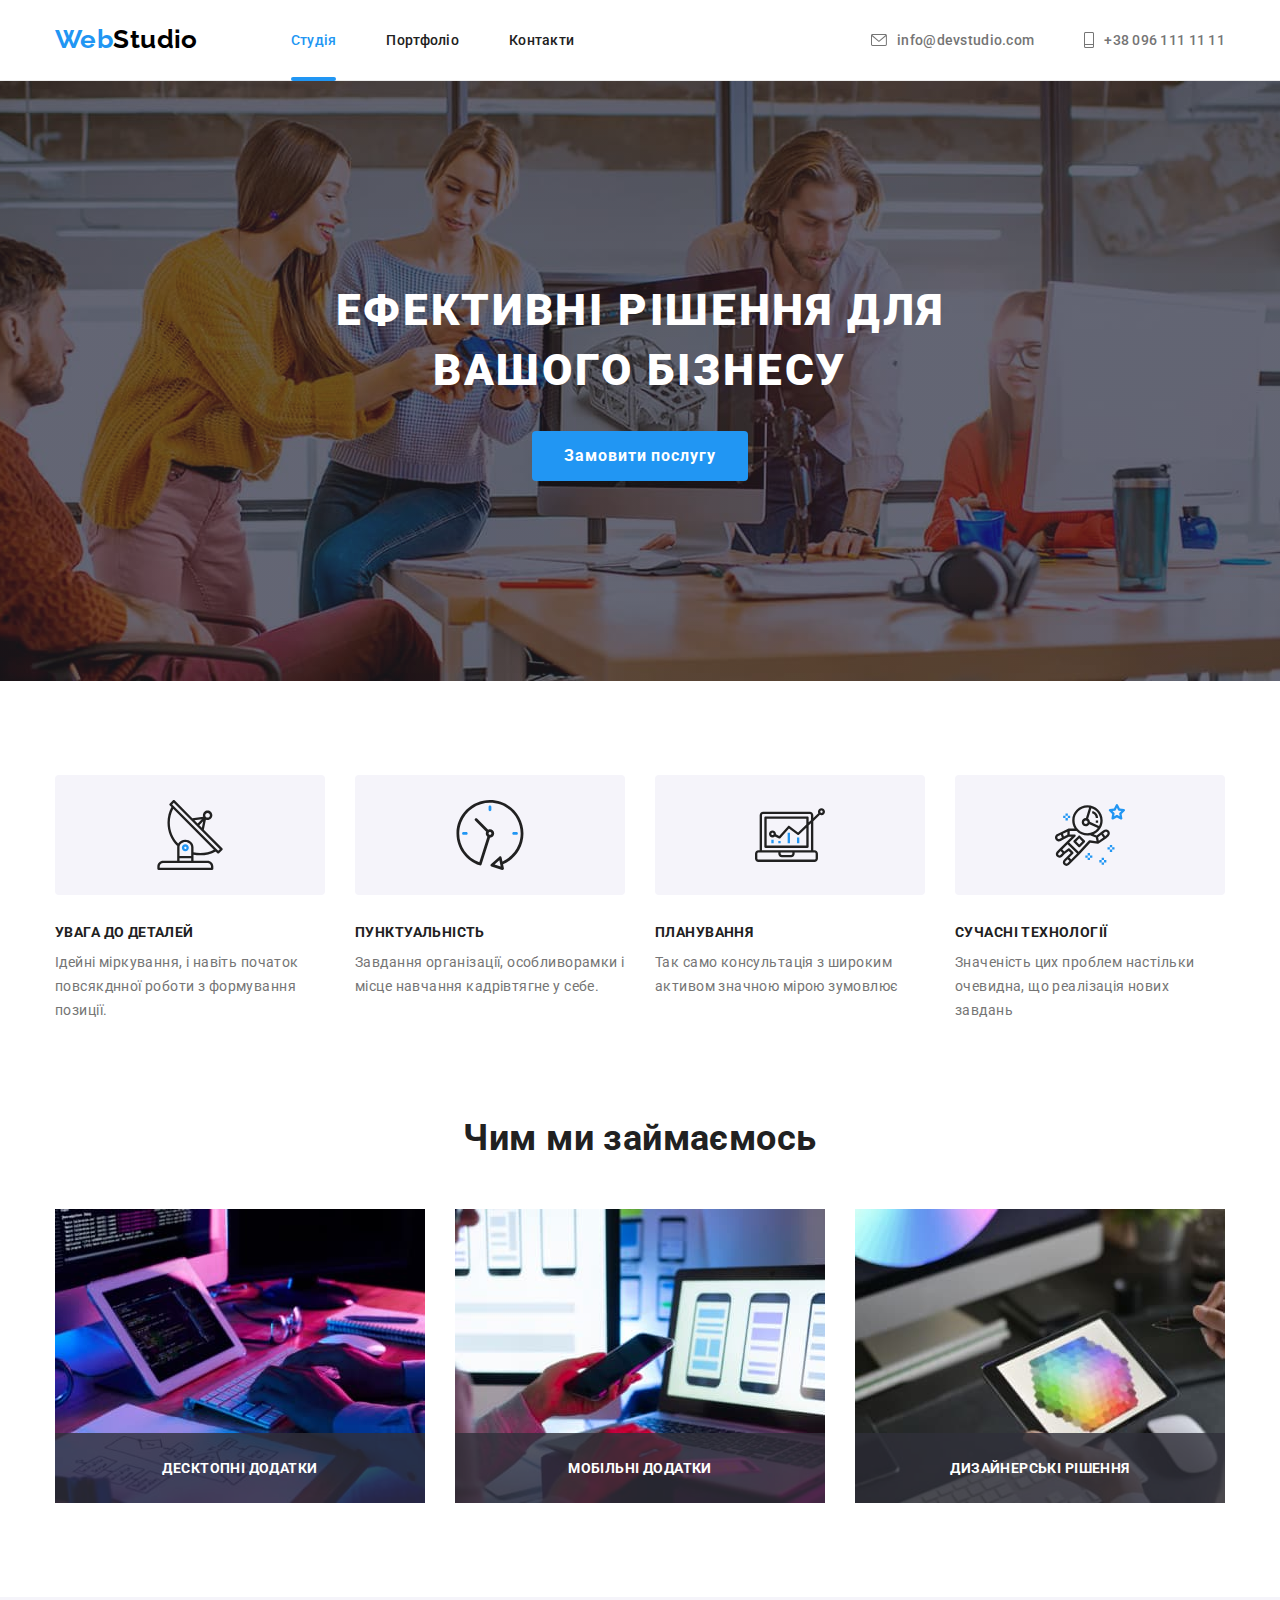
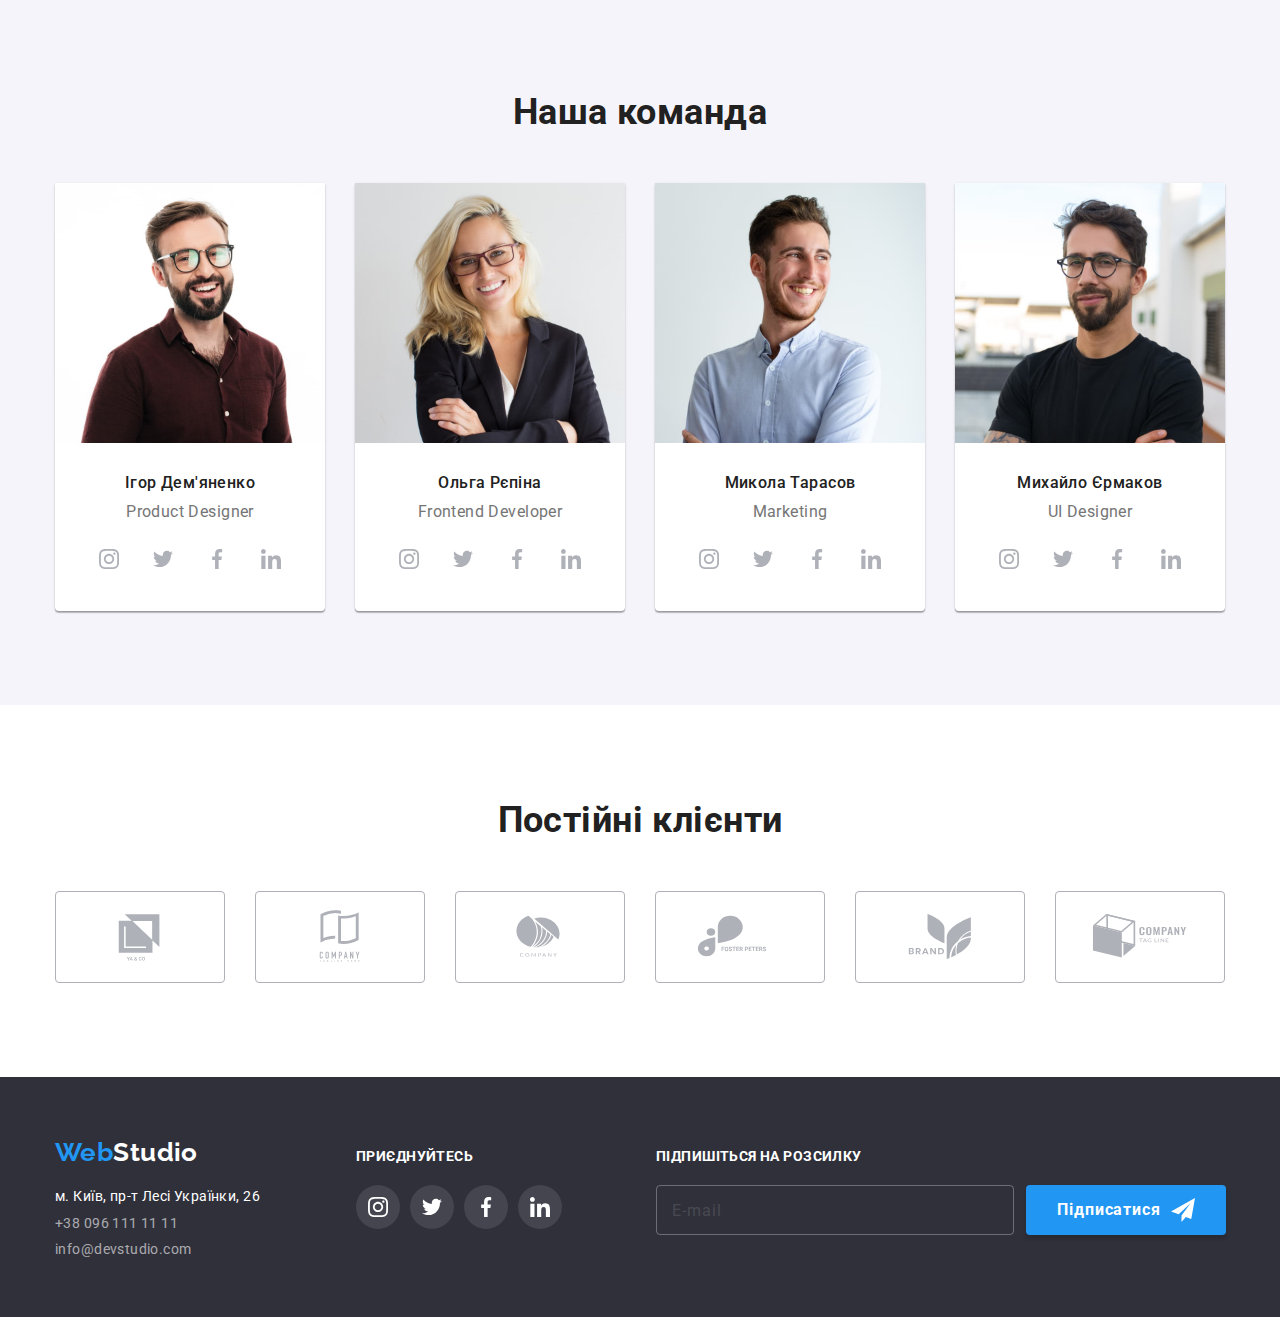
<file: index.html>
<!DOCTYPE html>
<html lang="uk">
  <head>
    <meta charset="UTF-8">
    <meta http-equiv="X-UA-Compatible" content="IE=edge">
    <meta name="viewport" content="width=device-width, initial-scale=1.0">
    <link rel="preconnect" href="https://fonts.googleapis.com">
    <link rel="preconnect" href="https://fonts.gstatic.com" crossorigin>
    <link
      href="https://fonts.googleapis.com/css2?family=Raleway:wght@500&family=Roboto:wght@400;500;700;900&display=swap"
      rel="stylesheet">
    <link rel="stylesheet" href="https://cdnjs.cloudflare.com/ajax/libs/modern-normalize/1.1.0/modern-normalize.css">
    <link rel="stylesheet" href="./css/main.min.css">
    <link rel="stylesheet" href="./styles/style.css">
    <title>Студія</title>
  </head>
  <body>

    <!-- HEADER -->
    <header class="header">
      <div class="header__container container">
      <nav class="header__nav">
        <a href="./index.html" class="logo header__logo"><span class="logo--accent">Web</span>Studio</a>
        <!-- menu -->
        <ul class="list header__nav-list">
          <li class="header__nav-item"><a href="./index.html" class="link header__nav-link header__nav-link--current">Студія</a></li>
          <li class="header__nav-item"><a href="./portfolio.html" class="link header__nav-link">Портфоліо</a></li>
          <li class="header__nav-item"><a href="" class="link header__nav-link">Контакти</a></li>
        </ul>
      </nav>
      <!-- contacts -->
     
      <ul class="list  header__contact-list">        
        <li class="header__contact-item">
          <a href="mailto:info@devstudio.com" class="link header__contact-link">
            <svg class="header__contact-link--email-icon" 
            width="16"
            height="12" >
              <use href="./image/icons.svg#email"></use>
            </svg>
            info@devstudio.com</a>
        </li>
        <li class="header__contact-item">
          <a href="tel:+380961111111" class="link header__contact-link">
            <svg class="header__contact-link--tel-icon" 
            width="10";
            height="16">
              <use href="./image/icons.svg#tel"></use>
            </svg>
            +38 096 111 11 11</a>
          </div>
      </ul>
    </div>
    </header>
    <main>

      <!-- HERO -->
      <section class="hero">
        <div class="container">
        <h1 class="hero__title">ЕФЕКТИВНІ РІШЕННЯ ДЛЯ ВАШОГО БІЗНЕСУ</h1>
        <button type="button" class="btn btn--main btn--main-order" data-modal-open>Замовити послугу</button>
        </div>
      </section>

      <!-- benefits -->
      <section class="benefits">
        <div class="container">        
        <h2 class="section__title title--hidden">Наші переваги</h2>        
        <ul class="list benefits__list">
          <li>
            <div class="benefits__item">
              <svg class="benefits__item-icon"
              width="70"
              height="70" >
              <use href="./image/icons.svg#antenna"></use>
            </svg>
          </div>            
            <h3 class="benefits__title">увага до деталей</h3>
            <p class="benefits__description">
              Ідейні міркування, і навіть початок повсякднної роботи з
              формування позиції.
            </p>
          </li>
          <li>
            <div class="benefits__item">
              <svg class="benefits__item-icon"
              width="70"
              height="70">
              <use href="./image/icons.svg#clock"></use>
            </svg>
          </div>
            <h3 class="benefits__title">пунктуальність</h3>
            <p class="benefits__description">
              Завдання організації, особливорамки і місце навчання кадрівтягне у себе.
            </p>
          </li>
          <li>
            <div class="benefits__item">
              <svg class="benefits__item-icon"
              width="70"
              height="70">
              <use href="./image/icons.svg#diagram"></use>
            </svg>
          </div>
            <h3 class="benefits__title">планування</h3>
            <p class="benefits__description">
              Так само консультація з широким активом значною мірою зумовлює
            </p>
          </li>
          <li>
            <div class="benefits__item">
              <svg class="benefits__item-icon"
              width="70"
              height="70">
              <use href="./image/icons.svg#astronaut"></use>
            </svg>
          </div>
            <h3 class="benefits__title">сучасні технології</h3>
            <p class="benefits__description">
              Значеність цих проблем настільки очевидна, що реалізація нових завдань
            </p >
          </li>
        </ul>
        </div>
      </section>

      <!-- activity -->
      <section class="activity">
        <div class="container">        
        <h2 class="section__title">Чим ми займаємось</h2>        
        <ul class="list activity__list">
          <li class="activity__item">
            <img
              src="./image/activity-computer.jpg"
              alt="computer"
              width="370">
              <div class="activity__thumb">
                <p class="activity__descr">десктопні додатки</p>
              </div>
          </li>
          <li class="activity__item">
            <img src="./image/activity-phone.jpg" alt="phone" width="370">
            <div class="activity__thumb">
              <p class="activity__descr">мобільні додатки</p>
            </div>
          </li>
          <li class="activity__item">
            <img src="./image/activity-tablet.jpg" alt="tablet" width="370">
            <div class="activity__thumb">
              <p class="activity__descr">дизайнерські рішення</p>
            </div>
          </li>
        </ul>
        </div>
      </section>

      <!-- team -->
      <section class="teem">
        <div class="container">
        <h2 class="section__title">Наша команда</h2>
        <ul class="list teem__list">
          <li class="teem__card">
            <img src="./image/teem-ihor.jpg" alt="ihor" width="270">
            <div class="teem__descr">
            <h3 class="teem__title">Ігор Дем'яненко</h3>
            <p class="teem__profession">Product Designer</p>            
            <ul class="list social-list">
              <li class="social-item">
                <a href="https://www.instagram.com/"
                target="_blank" rel="noreferrer noopener nofollow" class="social-link">
                <svg class="teem__social-icon" width="20" height="20">
                  <use href="./image/icons.svg#instagram"></use>
                </svg>
                </a>
              </li>
              <li class="social-item">
                <a href="https://twitter.com/"
                target="_blank" rel="noreferrer noopener nofollow" class="social-link">
                <svg class="teem__social-icon" width="20" height="20">
                  <use href="./image/icons.svg#twitter"></use>
                </svg>
                </a>
              </li>
              <li class="social-item">
                <a href="https://www.facebook.com/"
                target="_blank" rel="noreferrer noopener nofollow" class="social-link">
                <svg class="teem__social-icon" width="20" height="20">
                  <use href="./image/icons.svg#facebook"></use>
                </svg>
                </a>
              </li>
              <li class="social-item">
                <a href="https://www.linkedin.com/"
                target="_blank" rel="noreferrer noopener nofollow" class="social-link">
                <svg class="teem__social-icon" width="20" height="20">
                  <use href="./image/icons.svg#linkedin"></use>
                </svg>
                </a>
              </li>
            </ul>
            </div>
          </li>
          <li class="teem__card">
            <img src="./image/teem-olha.jpg" alt="olha" width="270">
            <div class="teem__descr">
            <h3 class="teem__title ">Ольга Рєпіна</h3>
            <p class="teem__profession">Frontend Developer</p>
            <ul class="list social-list">
              <li class="social-item">
                <a href="https://www.instagram.com/"
                target="_blank" rel="noreferrer noopener nofollow" class="social-link">
                <svg class="teem__social-icon" width="20" height="20">
                  <use href="./image/icons.svg#instagram"></use>
                </svg>
                </a>
              </li>
              <li class="social-item">
                <a href="https://twitter.com/"
                target="_blank" rel="noreferrer noopener nofollow" class="social-link">
                <svg class="teem__social-icon" width="20" height="20">
                  <use href="./image/icons.svg#twitter"></use>
                </svg>
                </a>
              </li>
              <li class="social-item">
                <a href="https://www.facebook.com/"
                target="_blank" rel="noreferrer noopener nofollow" class="social-link">
                <svg class="teem__social-icon" width="20" height="20">
                  <use href="./image/icons.svg#facebook"></use>
                </svg>
                </a>
              </li>
              <li class="social-item">
                <a href="https://www.linkedin.com/"
                target="_blank" rel="noreferrer noopener nofollow" class="social-link">
                <svg class="teem__social-icon" width="20" height="20">
                  <use href="./image/icons.svg#linkedin"></use>
                </svg>
                </a>
              </li>
            </ul>
            </div>
          </li>
          <li class="teem__card">
            <img src="./image/teem-mykola.jpg" alt="mykola" width="270">
            <div class="teem__descr">
            <h3 class="teem__title ">Микола Тарасов</h3>
            <p class="teem__profession">Marketing</p>
            <ul class="list social-list">
              <li class="social-item">
                <a href="https://www.instagram.com/"
                target="_blank" rel="noreferrer noopener nofollow" class="social-link">
                <svg class="teem__social-icon" width="20" height="20">
                  <use href="./image/icons.svg#instagram"></use>
                </svg>
                </a>
              </li>
              <li class="social-item">
                <a href="https://twitter.com/"
                target="_blank" rel="noreferrer noopener nofollow" class="social-link">
                <svg class="teem__social-icon" width="20" height="20">
                  <use href="./image/icons.svg#twitter"></use>
                </svg>
                </a>
              </li>
              <li class="social-item">
                <a href="https://www.facebook.com/"
                target="_blank" rel="noreferrer noopener nofollow" class="social-link">
                <svg class="teem__social-icon" width="20" height="20">
                  <use href="./image/icons.svg#facebook"></use>
                </svg>
                </a>
              </li>
              <li class="social-item">
                <a href="https://www.linkedin.com/"
                target="_blank" rel="noreferrer noopener nofollow" class="social-link">
                <svg class="teem__social-icon" width="20" height="20">
                  <use href="./image/icons.svg#linkedin"></use>
                </svg>
                </a>
              </li>
            </ul>
            </div>
          </li>
          <li class="teem__card">
            <img src="./image/teem-mykhailo.jpg" alt="mykhailo" width="270">
            <div class="teem__descr">
            <h3 class="teem__title ">Михайло Єрмаков</h3>
            <p class="teem__profession">UI Designer</p>
            <ul class="list social-list">
              <li class="social-item">
                <a href="https://www.instagram.com/"
                target="_blank" rel="noreferrer noopener nofollow" class="social-link">
                <svg class="teem__social-icon" width="20" height="20">
                  <use href="./image/icons.svg#instagram"></use>
                </svg>
                </a>
              </li>
              <li class="social-item">
                <a href="https://twitter.com/"
                target="_blank" rel="noreferrer noopener nofollow" class="social-link">
                <svg class="teem__social-icon" width="20" height="20">
                  <use href="./image/icons.svg#twitter"></use>
                </svg>
                </a>
              </li>
              <li class="social-item">
                <a href="https://www.facebook.com/"
                target="_blank" rel="noreferrer noopener nofollow" class="social-link">
                <svg class="teem__social-icon" width="20" height="20">
                  <use href="./image/icons.svg#facebook"></use>
                </svg>
                </a>
              </li>
              <li class="social-item">
                <a href="https://www.linkedin.com/"
                target="_blank" rel="noreferrer noopener nofollow" class="social-link">
                <svg class="teem__social-icon" width="20" height="20">
                  <use href="./image/icons.svg#linkedin"></use>
                </svg>
                </a>
              </li>
            </ul>
            </div>
          </li>
        </ul>
        </div>
      </section>

      <!-- clients -->
      <section class="clients">
        <h2 class="section__title clients__section-title">Постійні клієнти</h2>
        <ul class="list clients__list">
          <li class="list"><a href="" class="clients__link">
            <svg class="clients__icon" width= 106 height= 60>
              <use href="./image/icons.svg#logo"></use>
            </svg>    
          </a>
          </li>
          <li class="list clients__item"><a href="" class="clients__link">
            <svg class="clients__icon" width= 106 height= 60>
              <use href="./image/icons.svg#logo1"></use>
            </svg>
          </a>
          </li>
          <li class="list clients__item"><a href="" class="clients__link">
            <svg class="clients__icon" width= 106 height= 60>
              <use href="./image/icons.svg#logo2"></use>
            </svg>
          </a>
          </li>
          <li class="list clients__item"><a href="" class="clients__link">
            <svg class="clients__icon" width= 106 height= 60>
              <use href="./image/icons.svg#logo3"></use>
            </svg>
          </a>
          </li>
          <li class="list clients__item" ><a href="" class="clients__link">
            <svg class="clients__icon" width= 106 height= 60>
              <use href="./image/icons.svg#logo4"></use>
            </svg>
          </a>
          </li>
          <li class="list clients__item" ><a href="" class="clients__link">
            <svg class="clients__icon" width= 106 height= 60>
              <use href="./image/icons.svg#logo5"></use>
            </svg>
          </a>
          </li>
          </ul>
      </section>
    </main>

    <!-- footer -->
    <footer class="footer">
      <div class="container footer__container">
        <div>
        <a href="./index.html" class="logo footer__logo"><span class="logo--accent">Web</span>Studio</a>
        <address>
        <ul class="list footer__address-list">
          <li class="footer__address-item">
            <a href="https://goo.gl/maps/YveR7ZB156aqMEmg6"
              target="_blank" rel="noreferrer noopener nofollow"
              class="footer__post-address">м. Київ, пр-т Лесі Українки, 26</a>
          </li>
          <li class="footer__address-item">
            <a href="tel:+380961111111" class="footer__contacts">+38 096 111 11 11</a>
          </li>
          <li class="footer__address-item">
            <a href="mailto:info@devstudio.com" class="footer__contacts">info@devstudio.com</a>
          </li>
        </ul>
        </address>
        </div>
        <div>
        <b class="footer__call">приєднуйтесь</b>
        <ul class="list social-list footer__social-list">
          <li class="social-item">
            <a href="https://www.instagram.com/"
            target="_blank" rel="noreferrer noopener nofollow" class="social-link footer__social-item">
            <svg class="teem__social-icon footer__social-icon" width="20" height="20">
              <use href="./image/icons.svg#instagram"></use>
            </svg>
            </a>
          </li>
          <li class="social-item">
            <a href="https://twitter.com/"
            target="_blank" rel="noreferrer noopener nofollow" class="social-link footer__social-item">
            <svg class="teem__social-icon footer__social-icon" width="20" height="20">
              <use href="./image/icons.svg#twitter"></use>
            </svg>
            </a>
          </li>
          <li class="social-item">
            <a href="https://www.facebook.com/"
            target="_blank" rel="noreferrer noopener nofollow" class="social-link footer__social-item">
            <svg class="teem__social-icon footer__social-icon" width="20" height="20">
              <use href="./image/icons.svg#facebook"></use>
            </svg>
            </a>
          </li>
          <li class="social-item">
            <a href="https://www.linkedin.com/"
            target="_blank" rel="noreferrer noopener nofollow" class="social-link footer__social-item">
            <svg class="teem__social-icon footer__social-icon" width="20" height="20">
              <use href="./image/icons.svg#linkedin"></use>
            </svg>
            </a>
          </li>
        </ul>
        </div>
        <div class="footer__subscribe">
          <b class="footer__call">підпишіться на розсилку</b>
          <form class="footer__subscribe-form" name="subscribe_form">
            <label class="footer__email-field">
              <input class="footer__email-input" type="email" name="subscribe_email" placeholder="E-mail">
            </label>
            <button class="btn btn--main btn--main-subscribe" type="submit">Підписатися
              <svg class="footer__icon-send" width="24" height="24">
                <use href="./image/icons.svg#icon-send"></use>
              </svg>
            </button>
            
          </form>
        </div>
      </div>
      
    </footer>

    <!-- modal Window -->
    <div class="backdrop backdrop__is-hidden" data-modal>
      <div class="modal">
        <button type="button" class="btn__modal-close" data-modal-close>
          <svg class="btn__modal-close--icon" width="11" height="11">
            <use href="./image/icons.svg#close"></use>
          </svg>        
        </button>
        <p class="modal__call">Залиште свої дані, ми Вам передзвонимо</p>
        <form class="modal__form">
          <div class="modal__form-field">
            <span class="modal__user-data">Ім'я</span>
            <label class="modal__form-field">
              <input class="modal__form-input" name="user_name" type="text">
              <svg class="user-icon" width="12" height="12">
                <use href="./image/icons.svg#user" ></use>
              </svg>
            </label>
            <span class="user-data">Телефон</span>
            <label class="modal__form-field">
              <input class="modal__form-input" name="user_tel" type="tel">
              <svg class="user-icon" width="13" height="13">
                <use href="./image/icons.svg#icon-tel"></use>
              </svg>
              </label>
            <span class="user-data">Пошта</span>
            <label class="modal__form-field">
              <input class="modal__form-input" name="user_email" type="email">
              <svg class="user-icon" width="15" height="12">
                <use href="./image/icons.svg#icon-mail"></use>
              </svg>
            </label>
            <span class="user-data">Коментар</span>
            <textarea class="modal__form-input--textarea" name="user_feedback"  rows="5" placeholder="Введіть текст"></textarea>   
            <label class="modal__agreement-label" form-field>
                 <input class="modal__form-checkbox checkbox checkbox--visually-hidden"
                 type="checkbox"
                 name="agreement_checkbox"/>               
                   <svg class="checkbox__icon" width="16" height="16">
                     <use class="checkbox--unchecked" href="./image/icons.svg#icon-non-check"></use>
                     <use class="checkbox--checked" href="./image/icons.svg#icon-check"></use>
                   </svg>
                 <span class="modal__agreement-text">Погоджуюсь з розсилкою та приймаю <a class="modal__condition-link" href="">Умови договору</a></span>
            </label> 
            <button class="btn btn--main btn--main-modal" type="submit">Відправити</button>
          </div>
        </form>
      </div>
    </div>

    
    <script src="./js/modal.js"></script>
  </body>
</html>
</file>
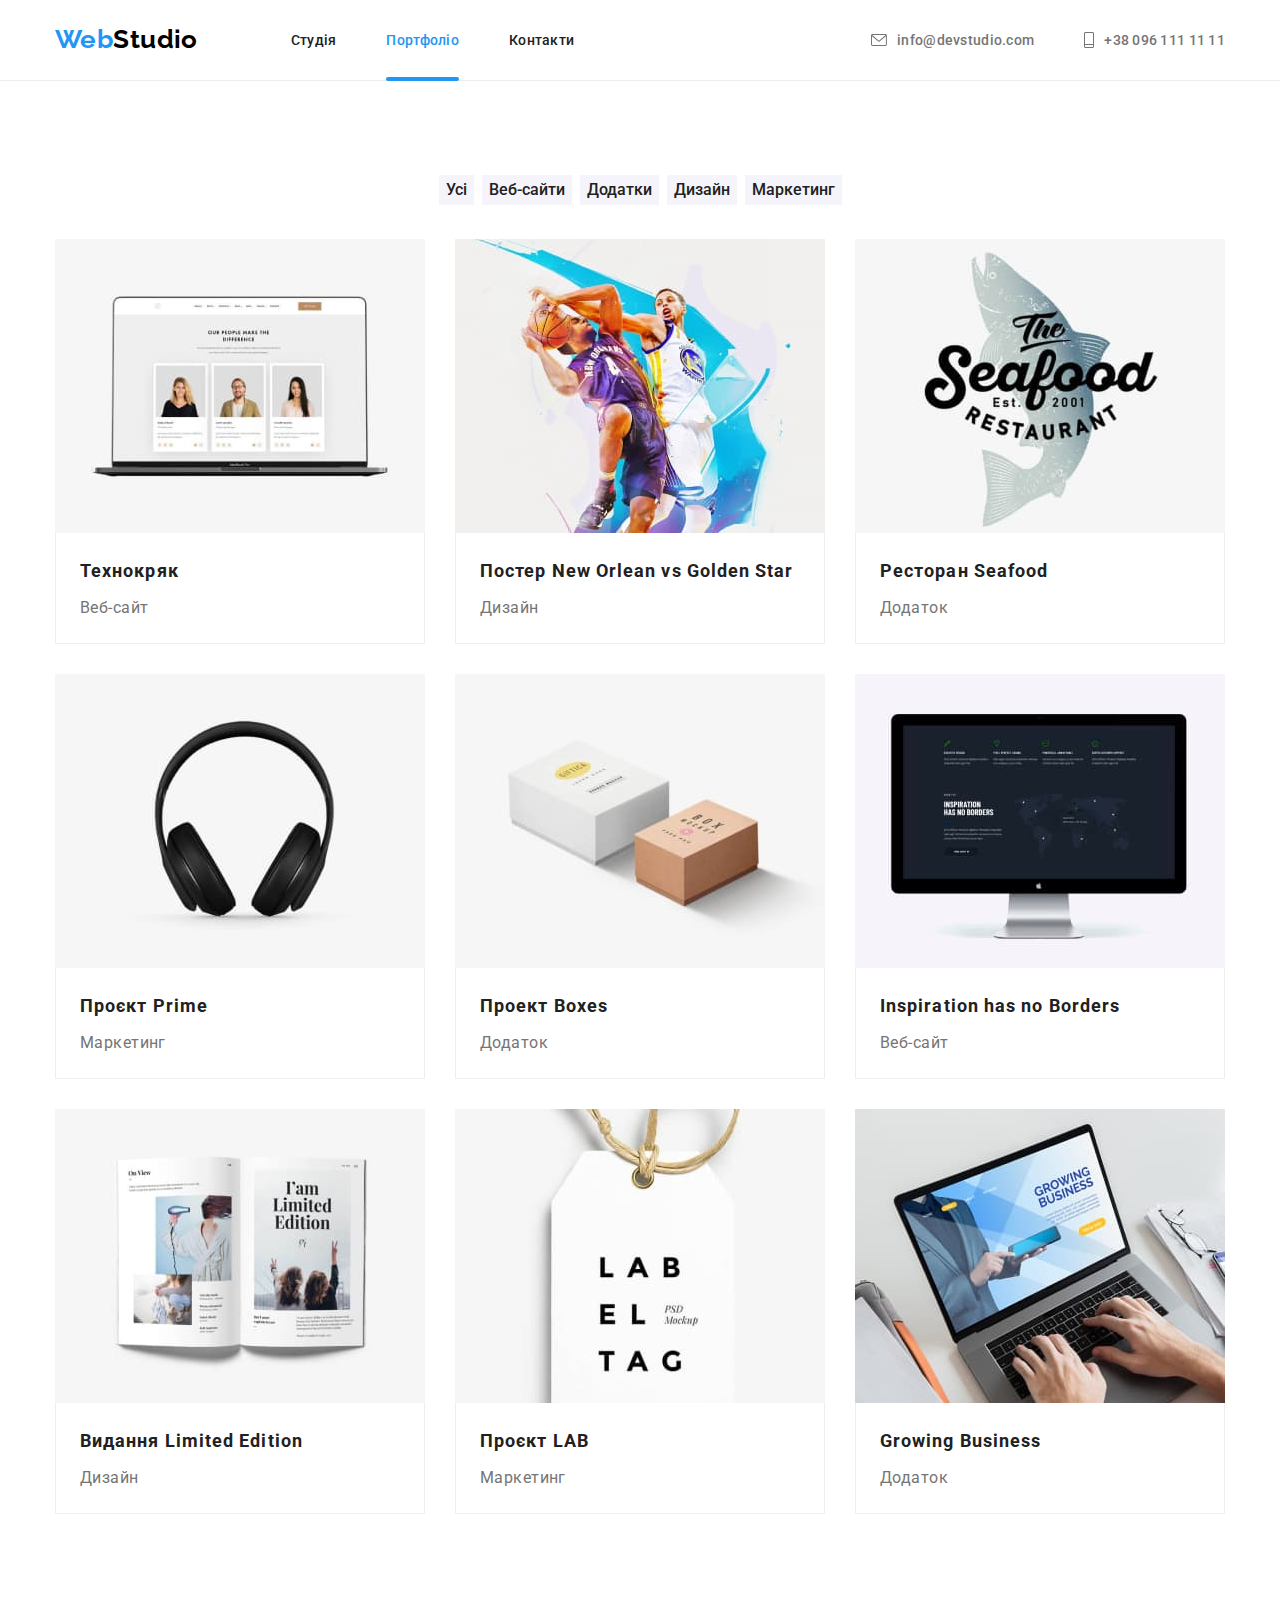
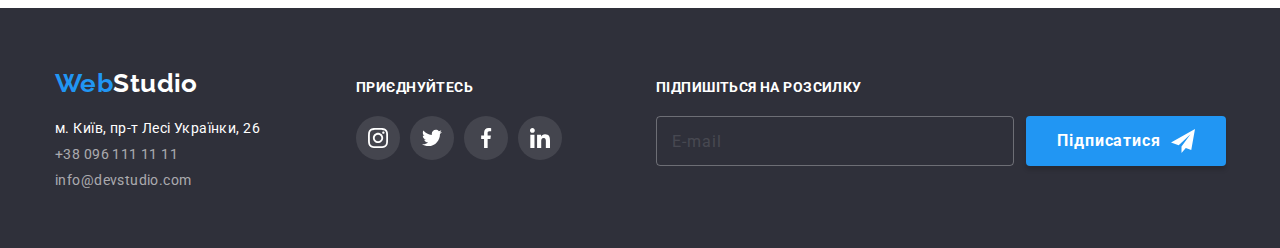
<file: portfolio.html>
<!DOCTYPE html>
<html lang="uk">
  <head>
    <meta charset="UTF-8">
    <meta http-equiv="X-UA-Compatible" content="IE=edge">
    <meta name="viewport" content="width=device-width, initial-scale=1.0">
    <link rel="preconnect" href="https://fonts.googleapis.com">
    <link rel="preconnect" href="https://fonts.gstatic.com" crossorigin>
    <link
      href="https://fonts.googleapis.com/css2?family=Raleway:wght@500&family=Roboto:wght@400;500;700;900&display=swap"
      rel="stylesheet">
    <link rel="stylesheet" href="https://cdnjs.cloudflare.com/ajax/libs/modern-normalize/1.1.0/modern-normalize.css">
    <link rel="stylesheet" href="./css/main.min.css">
    <link rel="stylesheet" href="./styles/style.css">
    <title>Студія</title>
  </head>
  <body>
    
    <header class="header">
      <div class="header__container container">
      <nav class="list header__nav">
        <a href="./index.html" class="logo header__logo"><span class="logo--accent">Web</span>Studio</a>
        <!-- menu -->
        <ul class="list header__nav-list">
          <li class="header__nav-item"><a href="./index.html" class="link header__nav-link ">Студія</a></li>
          <li class="header__nav-item"><a href="./portfolio.html" class="link header__nav-link header__nav-link--current">Портфоліо</a></li>
          <li class="header__nav-item"><a href="" class="link header__nav-link">Контакти</a></li>
        </ul>
      </nav>
      <!-- contacts -->
     
      <ul class="list  header__contact-list">        
        <li class="header__contact-item">
          <a href="mailto:info@devstudio.com" class="link header__contact-link">
            <svg class="header__contact-link--email-icon" 
            width="16"
            height="12" >
              <use href="./image/icons.svg#email"></use>
            </svg>
            info@devstudio.com</a>
        </li>
        <li class="header__contact-item">
          <a href="tel:+380961111111" class="link header__contact-link">
            <svg class="header__contact-link--tel-icon" 
            width="10";
            height="16">
              <use href="./image/icons.svg#tel"></use>
            </svg>
            +38 096 111 11 11</a>
          </div>
      </ul>
    </div>
    </header>
  
    <main class="projects">
      <!-- projects -->
      <section>
        <div class="container">
        <h1 class="title--hidden">Проекти</h1>
        <!-- filter -->
        <ul class="list btn--secondary-list">
          <li class="btn--secondary"><button type="button" class="btn btn--secondary">Усі</button></li>
          <li class="btn--secondary">
            <button type="button" class="btn btn--secondary">Веб-сайти</button>
          </li>
          <li class="btn--secondary"><button type="button" class="btn btn--secondary">Додатки</button></li>
          <li class="btn--secondary"><button type="button" class="btn btn--secondary">Дизайн</button></li>
          <li class="btn--secondary"><button type="button" class="btn btn--secondary">Маркетинг</button>
          </li>
        </ul>

          <!-- portfolio -->

        <ul class="list portfolio__list">
          <li class="portfolio__card">
            
            <a href="" class="link portfolio__link">
            <div class="portfolio__thumb">
              <img src="./image/portfolio/teknokryak.jpg" alt="Технокряк" width="370">
                 <div class="portfolio__overlay ">
                   <p class="portfolio__descr">Ресурс пропонує комплексні пропозиції з різним рівнем функціоналу та сервісів. Все це дозволить відвідувачу отримати вичерпні відомості про компанію чи приватну особу.</p>
                 </div>     
            </div>   
              <div class="portfolio__item">
            <h2 class="portfolio__section-title">Технокряк</h2>
            <p class="portfolio__project-type">Веб-сайт</p>
              </div>
            
            </a> 
          </li>
          <li class="portfolio__card">
            <a href="" class="link portfolio__link">
            <div class="portfolio__thumb">
              <img src="./image/portfolio/new-orlean-vs-golden-star.jpg" alt="Постер New Orlean vs Golden Star" width="370">
              <div class="portfolio__overlay ">
                <p class="portfolio__descr">Ресурс пропонує комплексні пропозиції з різним рівнем функціоналу та сервісів. Все це дозволить відвідувачу отримати вичерпні відомості про компанію чи приватну особу.</p>
              </div>
            </div>
              <div class="portfolio__item">
            <h2 class="portfolio__section-title">Постер New Orlean vs Golden Star</h2>
            <p class="portfolio__project-type">Дизайн</p>
            </div>
            </a>
          </li>
          <li class="portfolio__card">
            <a href="" class="link portfolio__link">
             <div class="portfolio__thumb">
              <img src="./image/portfolio/seafood.jpg" alt="Ресторан Seafood" width="370">
              <div class="portfolio__overlay ">
                <p class="portfolio__descr">Ресурс пропонує комплексні пропозиції з різним рівнем функціоналу та сервісів. Все це дозволить відвідувачу отримати вичерпні відомості про компанію чи приватну особу.</p>
              </div>
             </div>
            <div class="portfolio__item">
            <h2 class="portfolio__section-title">Ресторан Seafood</h2>
            <p class="portfolio__project-type">Додаток</p>
            </div>
            </a>
          </li>
          <li class="portfolio__card">
            <a href="" class="link portfolio__link">
              <div class="portfolio__thumb">
              <img src="./image/portfolio/prime.jpg" alt="Проєкт Prime" width="370">
              <div class="portfolio__overlay ">
                   <p class="portfolio__descr">Ресурс пропонує комплексні пропозиції з різним рівнем функціоналу та сервісів. Все це дозволить відвідувачу отримати вичерпні відомості про компанію чи приватну особу.</p>
                 </div>
                </div>
              <div class="portfolio__item">
            <h2 class="portfolio__section-title">Проєкт Prime</h2>
            <p class="portfolio__project-type">Маркетинг</p>
            </div>
            </a>
          </li>
          <li class="portfolio__card">
            <a href="" class="link portfolio__link"> 
              <div class="portfolio__thumb">
              <img src="./image/portfolio/boxes.jpg" alt="Проєкт Boxes" width="370">
              <div class="portfolio__overlay ">
                   <p class="portfolio__descr">Ресурс пропонує комплексні пропозиції з різним рівнем функціоналу та сервісів. Все це дозволить відвідувачу отримати вичерпні відомості про компанію чи приватну особу.</p>
                 </div>
                </div>
              <div class="portfolio__item">
            <h2 class="portfolio__section-title">Проект Boxes</h2>
            <p class="portfolio__project-type">Додаток</p>
            </div>
            </a>
          </li>
          <li class="portfolio__card">
            <a href="" class="link portfolio__link"> 
              <div class="portfolio__thumb">
              <img src="./image/portfolio/inspiration-has-no-borders.jpg" alt="Inspiration has no Borders" width="370">
              <div class="portfolio__overlay ">
                   <p class="portfolio__descr">Ресурс пропонує комплексні пропозиції з різним рівнем функціоналу та сервісів. Все це дозволить відвідувачу отримати вичерпні відомості про компанію чи приватну особу.</p>
                 </div>
                </div>
              <div class="portfolio__item">
            <h2 class="portfolio__section-title">Inspiration has no Borders</h2>
            <p class="portfolio__project-type">Веб-сайт</p>
            </div>
            </a>
          </li>
          <li class="portfolio__card">
            <a href="" class="link portfolio__link">
              <div class="portfolio__thumb">
              <img src="./image/portfolio/limited-edition.jpg" alt="Видання Limited Edition" width="370">
              <div class="portfolio__overlay ">
                   <p class="portfolio__descr">Ресурс пропонує комплексні пропозиції з різним рівнем функціоналу та сервісів. Все це дозволить відвідувачу отримати вичерпні відомості про компанію чи приватну особу.</p>
                 </div>
               </div>
              <div class="portfolio__item">
            <h2 class="portfolio__section-title">Видання Limited Edition</h2>
            <p class="portfolio__project-type">Дизайн</p>
            </div>
            </a>
          </li>
          <li class="portfolio__card">
            <a href="" class="link portfolio__link">
              <div class="portfolio__thumb">
              <img src="./image/portfolio/lab.jpg" alt="Проєкт LAB" width="370">
              <div class="portfolio__overlay ">
                   <p class="portfolio__descr">Ресурс пропонує комплексні пропозиції з різним рівнем функціоналу та сервісів. Все це дозволить відвідувачу отримати вичерпні відомості про компанію чи приватну особу.</p>
                 </div>
                </div>
              <div class="portfolio__item">
            <h2 class="portfolio__section-title">Проєкт LAB</h2>
            <p class="portfolio__project-type">Маркетинг</p>
            </div>
            </a>
          </li>
          <li class="portfolio__card">
            <a href="" class="link portfolio__link">
              <div class="portfolio__thumb">
              <img src="./image/portfolio/growing-business.jpg" alt="Growing Business" width="370">
              <div class="portfolio__overlay ">
                   <p class="portfolio__descr">Ресурс пропонує комплексні пропозиції з різним рівнем функціоналу та сервісів. Все це дозволить відвідувачу отримати вичерпні відомості про компанію чи приватну особу.</p>
                 </div>
                </div>
            <div class="portfolio__item">
            <h2 class="portfolio__section-title">Growing Business</h2>
            <p class="portfolio__project-type">Додаток</p>
            </div>
            </a>
          </li>
        </ul>
        </div>
        </section>
    </main>
    <footer class="footer">
      <div class="container footer__container">
        <div>
        <a href="./index.html" class="logo footer__logo"><span class="logo--accent">Web</span>Studio</a>
        <address>
        <ul class="list footer__address-list">
          <li class="footer__address-item">
            <a href="https://goo.gl/maps/YveR7ZB156aqMEmg6"
              target="_blank" rel="noreferrer noopener nofollow"
              class="footer__post-address">м. Київ, пр-т Лесі Українки, 26</a>
          </li>
          <li class="footer__address-item">
            <a href="tel:+380961111111" class="footer__contacts">+38 096 111 11 11</a>
          </li>
          <li class="footer__address-item">
            <a href="mailto:info@devstudio.com" class="footer__contacts">info@devstudio.com</a>
          </li>
        </ul>
        </address>
        </div>
        <div>
        <b class="footer__call">приєднуйтесь</b>
        <ul class="list social-list footer__social-list">
          <li class="social-item">
            <a href="https://www.instagram.com/"
            target="_blank" rel="noreferrer noopener nofollow" class="social-link footer__social-item">
            <svg class="teem__social-icon footer__social-icon" width="20" height="20">
              <use href="./image/icons.svg#instagram"></use>
            </svg>
            </a>
          </li>
          <li class="social-item">
            <a href="https://twitter.com/"
            target="_blank" rel="noreferrer noopener nofollow" class="social-link footer__social-item">
            <svg class="teem__social-icon footer__social-icon" width="20" height="20">
              <use href="./image/icons.svg#twitter"></use>
            </svg>
            </a>
          </li>
          <li class="social-item">
            <a href="https://www.facebook.com/"
            target="_blank" rel="noreferrer noopener nofollow" class="social-link footer__social-item">
            <svg class="teem__social-icon footer__social-icon" width="20" height="20">
              <use href="./image/icons.svg#facebook"></use>
            </svg>
            </a>
          </li>
          <li class="social-item">
            <a href="https://www.linkedin.com/"
            target="_blank" rel="noreferrer noopener nofollow" class="social-link footer__social-item">
            <svg class="teem__social-icon footer__social-icon" width="20" height="20">
              <use href="./image/icons.svg#linkedin"></use>
            </svg>
            </a>
          </li>
        </ul>
        </div>
        <div class="footer__subscribe">
          <b class="footer__call">підпишіться на розсилку</b>
          <form class="footer__subscribe-form" name="subscribe_form">
            <label class="footer__email-field">
              <input class="footer__email-input" type="email" name="subscribe_email" placeholder="E-mail">
            </label>
            <button class="btn btn--main btn--main-subscribe" type="submit">Підписатися
              <svg class="footer__icon-send" width="24" height="24">
                <use href="./image/icons.svg#icon-send"></use>
              </svg>
            </button>
            
          </form>
        </div>
      </div>
      
    </footer>
    <script src="./js/modal.js"></script>
  </body>
</html>
</file>
<file: styles/style.css>
/* :root {
  --primary-text-color: #757575;
  --title-text-color: #212121;
  --accent-color: #2196f3;
  --white-text-color: #ffffff;
  --btn-bgc: #f5f4fa;
  --primary-pt: 94px;
  --hover-anime: 250ms cubic-bezier(0.4, 0, 0.2, 1);
} */
 /* *{
  outline: 1px solid red;
} */

/* body {
  font-family: Roboto, sans-serif;
  color: var(--primary-text-color);
  background-color: var(--white-text-color);  
  font-size: 14px;  
  letter-spacing: 0.03em;
}
h1, h2, h3, h4, h5, h6, p{
  margin-top: 0;
  margin-bottom: 0;
}
img {
  display: block;
}

.link{
  text-decoration: none;
}
.container {
  width: 1200px;
  margin: 0 auto;
  padding: 0 15px;
  }
   
.list {
  list-style: none;
  padding: 0;
  margin: 0;
  justify-content: space-between;
  }

  .section__title{
  color: var(--title-text-color);
  font-weight: 700;
  font-size: 36px;
  line-height: 1.17;
  text-align: center;
  }

.title--hidden {position: absolute;
  width: 1px;
  height: 1px;
  margin: -1px;
  border: 0;
  padding: 0;
  white-space: nowrap;
  clip-path: inset(100%);
  clip: rect(0 0 0 0);
  overflow: hidden;} */

/* header */
/* .header {
  border-bottom: 1px solid #ECECEC;
  max-width: 1600px;
  margin-left: auto;
  margin-right: auto;
  align-items:baseline
}

.header__container {
  align-items: center;
} */

/* logo */


/* site-nav */



    
/* main */



/* buttons */


/* benefits */



/* activity */



/* teem */




/* clients */


/* footer */



/* portfolio */


 
  

  /* modal window */
</file>
<file: css/main.min.css>
:root{--primary-text-color: #757575;--title-text-color: #212121;--accent-color: #2196f3;--white-text-color: #ffffff;--btn-bgc: #f5f4fa;--primary-pt: 94px;--hover-anime: 250ms cubic-bezier(0.4, 0, 0.2, 1)}img{display:block}.container{width:1200px;margin:0 auto;padding:0 15px}.link{text-decoration:none}h1,h2,h3,h4,h5,h6,p{margin-top:0;margin-bottom:0}.list{list-style:none;padding:0;margin:0;-webkit-box-pack:justify;-ms-flex-pack:justify;justify-content:space-between}.header{border-bottom:1px solid #ececec;max-width:1600px;margin-left:auto;margin-right:auto;-webkit-box-align:baseline;-ms-flex-align:baseline;align-items:baseline}.header__container{-webkit-box-align:center;-ms-flex-align:center;align-items:center;display:-webkit-box;display:-ms-flexbox;display:flex}.header__nav{display:-webkit-box;display:-ms-flexbox;display:flex;-webkit-box-align:center;-ms-flex-align:center;align-items:center}.header__nav-list{list-style:none;font-weight:500;line-height:1.15;letter-spacing:.02em;display:-webkit-box;display:-ms-flexbox;display:flex;-webkit-box-align:center;-ms-flex-align:center;align-items:center;margin-left:93px}.header__nav-link{position:relative;color:var(--title-text-color);padding:32px 0;-webkit-transition:color var(--hover-anime);transition:color var(--hover-anime);text-decoration:none}.header__nav-link:hover,.header__nav-link:focus{color:var(--accent-color)}.header__nav-link--current{color:var(--accent-color)}.header__nav-link--current::after{content:"";display:block;position:absolute;left:0;bottom:-1px;width:100%;height:4px;border-radius:2px;background-color:var(--accent-color)}.header__nav-item{position:relative}.header__nav-item:not(:last-child){margin-right:50px}.header__contact-list{margin-left:auto;display:-webkit-box;display:-ms-flexbox;display:flex;font-weight:500;line-height:1.15;letter-spacing:.02em}.header__contact-link{display:-webkit-box;display:-ms-flexbox;display:flex;-webkit-box-align:center;-ms-flex-align:center;align-items:center;color:var(--primary-text-color);padding:32px 0;-webkit-transition:color var(--hover-anime);transition:color var(--hover-anime)}.header__contact-link:hover,.header__contact-link:focus{color:var(--accent-color)}.header__contact-link :last-child{margin-left:50px}.header__contact-link--email-icon,.header__contact-link--tel-icon{margin-right:10px;fill:currentColor}.logo{color:#000;font-family:"Raleway",sans-serif;font-weight:700;font-size:26px;line-height:1.2;text-decoration:none;display:block}.logo--accent{color:var(--accent-color)}.header__logo{padding:24px 0}.footer__logo{color:var(--white-text-color);margin-bottom:20px}.hero{background-image:-webkit-gradient(linear, left top, left bottom, from(rgba(47, 48, 58, 0.4)), to(rgba(47, 48, 58, 0.4))),url(../image/hero-img.jpg);background-image:linear-gradient(rgba(47, 48, 58, 0.4), rgba(47, 48, 58, 0.4)),url(../image/hero-img.jpg);background-color:#c4c4c4;background-size:cover;height:600px;max-width:1600px;background-repeat:no-repeat;background-position:center;margin-left:auto;margin-right:auto;text-align:center;padding-top:200px;padding-bottom:200px}.hero__title{color:var(--white-text-color);font-weight:900;font-size:44px;line-height:1.36;letter-spacing:.06em;margin-bottom:30px;margin-right:auto;margin-left:auto;width:696px}.btn{border-style:none;border:1px solid rgba(0,0,0,0);outline:0;border-radius:4px;font-family:inherit;text-align:center;color:var(--primary-text-color);background-color:var(--white-text-color);cursor:pointer}.btn--main{color:var(--white-text-color);background-color:var(--accent-color);font-weight:700;font-size:16px;line-height:1.9;letter-spacing:.06em;display:-webkit-inline-box;display:-ms-inline-flexbox;display:inline-flex;-webkit-box-pack:center;-ms-flex-pack:center;justify-content:center;-webkit-box-align:center;-ms-flex-align:center;align-items:center;-webkit-transition:background-color var(--hover-anime);transition:background-color var(--hover-anime)}.btn--main:hover,.btn--main:focus{background-color:#188ce8}.btn--main-order{width:216px;height:50px}.btn--main-subscribe{width:200px;height:50px;-webkit-box-shadow:0px 4px 4px rgba(0,0,0,.15);box-shadow:0px 4px 4px rgba(0,0,0,.15);-webkit-transition:background-color var(--hover-anime);transition:background-color var(--hover-anime);border:rgba(0,0,0,0);gap:10px;padding:10px 28px}.btn--main-modal{display:block;width:200px;height:50px;margin-top:30px;margin-left:auto;margin-right:auto;-webkit-box-shadow:0px 4px 4px rgba(0,0,0,.15);box-shadow:0px 4px 4px rgba(0,0,0,.15)}.btn--secondary{color:var(--title-text-color);background-color:var(--btn-bgc);font-weight:500;font-size:16px;line-height:1.63;-webkit-transition:color var(--hover-anime),background-color var(--hover-anime),-webkit-box-shadow var(--hover-anime);transition:color var(--hover-anime),background-color var(--hover-anime),-webkit-box-shadow var(--hover-anime);transition:color var(--hover-anime),background-color var(--hover-anime),box-shadow var(--hover-anime);transition:color var(--hover-anime),background-color var(--hover-anime),box-shadow var(--hover-anime),-webkit-box-shadow var(--hover-anime)}.btn--secondary:not(:last-child){margin-right:8px}.btn--secondary:hover,.btn--secondary:focus{color:var(--white-text-color);background-color:var(--accent-color);-webkit-box-shadow:0 2px 2px 0 rgba(0,0,0,.12),0 1px 2px 0 rgba(0,0,0,.08),0 3px 1px 0 rgba(0,0,0,.1);box-shadow:0 2px 2px 0 rgba(0,0,0,.12),0 1px 2px 0 rgba(0,0,0,.08),0 3px 1px 0 rgba(0,0,0,.1)}.btn--secondary-list{display:-webkit-box;display:-ms-flexbox;display:flex;-webkit-box-pack:center;-ms-flex-pack:center;justify-content:center}.btn__modal-close{display:-webkit-box;display:-ms-flexbox;display:flex;position:absolute;padding:0;top:8px;right:8px;width:30px;height:30px;border-radius:50%;border:1px solid rgba(0,0,0,.1);background-color:rgba(0,0,0,0);cursor:pointer;-webkit-box-align:center;-ms-flex-align:center;align-items:center;-webkit-box-pack:center;-ms-flex-pack:center;justify-content:center;-webkit-transition:var(--hover-anime);transition:var(--hover-anime)}.btn__modal-close:hover,.btn__modal-close:focus{color:var(--accent-color)}.btn__modal-close:hover .btn__modal-close--icon{fill:currentColor}.benefits{padding-top:var(--primary-pt)}.benefits__list{display:-webkit-box;display:-ms-flexbox;display:flex;-ms-flex-wrap:wrap;flex-wrap:wrap;gap:30px}.benefits__title{color:var(--title-text-color);margin-bottom:10px;color:var(--title-text-color);text-transform:uppercase;font-weight:700;font-size:inherit;line-height:1.14}.benefits__item{width:270px;height:120px;margin-bottom:30px;background-color:#f5f4fa;border-radius:4px;display:-webkit-box;display:-ms-flexbox;display:flex;-webkit-box-align:center;-ms-flex-align:center;align-items:center;-webkit-box-pack:center;-ms-flex-pack:center;justify-content:center}.benefits__description{line-height:1.71;width:270px}.activity{padding-top:var(--primary-pt);padding-bottom:var(--primary-pt)}.activity__list{margin-top:50px;display:-webkit-box;display:-ms-flexbox;display:flex;-ms-flex-wrap:wrap;flex-wrap:wrap;gap:30px}.activity__item{position:relative}.activity__thumb{position:absolute;bottom:0;left:0;width:100%;height:70px;background-color:rgba(47,48,58,.8)}.activity__descr{color:var(--white-text-color);text-transform:uppercase;font-size:inherit;font-weight:700;text-align:center;padding-top:27px;padding-bottom:27px}.teem{padding-top:var(--primary-pt);padding-bottom:var(--primary-pt);background-color:var(--btn-bgc)}.teem__list{display:-webkit-box;display:-ms-flexbox;display:flex;margin-top:50px;text-align:center;-ms-flex-wrap:wrap;flex-wrap:wrap;gap:0 30px}.teem__card{background-color:#fff;-ms-flex-preferred-size:calc(100% - 90px)/3;flex-basis:calc(100% - 90px)/3;-webkit-box-shadow:0px 1px 3px rgba(0,0,0,.12),0px 1px 1px rgba(0,0,0,.14),0px 2px 1px rgba(0,0,0,.2);box-shadow:0px 1px 3px rgba(0,0,0,.12),0px 1px 1px rgba(0,0,0,.14),0px 2px 1px rgba(0,0,0,.2);border-radius:0px 0px 4px 4px}.teem__descr{padding:30px 10px}.teem__title{font-weight:500;font-size:16px;line-height:1.19;color:var(--title-text-color)}.teem__profession{font-size:16px;line-height:1.19;margin-top:10px;margin-bottom:16px}.teem__social-icon{fill:#afb1b8;-webkit-transition:fill var(--hover-anime);transition:fill var(--hover-anime)}.clients{width:1200px;padding-top:var(--primary-pt);padding-bottom:var(--primary-pt);margin-left:auto;margin-right:auto}.clients__section-title{padding-bottom:50px}.clients__list{display:-webkit-box;display:-ms-flexbox;display:flex;-ms-flex-wrap:wrap;flex-wrap:wrap;-webkit-box-pack:center;-ms-flex-pack:center;justify-content:center;gap:0 30px}.clients__link{width:170px;height:92px;border:1px solid #afb1b8;display:-webkit-box;display:-ms-flexbox;display:flex;-webkit-box-pack:center;-ms-flex-pack:center;justify-content:center;-webkit-box-align:center;-ms-flex-align:center;align-items:center;border-radius:4px;-webkit-transition:border var(--hover-anime);transition:border var(--hover-anime)}.clients__link:hover,.clients__link:focus{border:1px solid var(--accent-color)}.clients__link:hover .clients__icon,.clients__link:focus .clients__icon{fill:var(--accent-color)}.clients__icon{fill:#afb1b8;-webkit-transition:fill var(--hover-anime);transition:fill var(--hover-anime)}.social-list{display:-webkit-box;display:-ms-flexbox;display:flex;-webkit-box-pack:center;-ms-flex-pack:center;justify-content:center;gap:0 10px}.social-link{display:-webkit-box;display:-ms-flexbox;display:flex;-webkit-box-align:center;-ms-flex-align:center;align-items:center;-webkit-box-pack:center;-ms-flex-pack:center;justify-content:center;width:44px;height:44px;background-color:#fff;border-radius:50%;-webkit-transition:background-color var(--hover-anime);transition:background-color var(--hover-anime)}.social-link:hover,.social-link:focus{background-color:var(--accent-color)}.social-item:hover .teem__social-icon,.social-item:focus .teem__social-icon{fill:var(--white-text-color)}.footer{background-color:#2f303a;margin-left:auto;margin-right:auto;padding-top:60px;padding-bottom:60px}.footer__container{-webkit-box-align:baseline;-ms-flex-align:baseline;align-items:baseline;display:-webkit-box;display:-ms-flexbox;display:flex}.footer__address-list{width:231px;margin-right:70px;font-style:normal}.footer__address-item{margin-bottom:10px}.footer__address-item:last-child{margin-bottom:0}.footer__post-address{color:var(--white-text-color);text-decoration:none;-webkit-transition:var(--hover-anime);transition:var(--hover-anime)}.footer__post-address:hover,.footer__post-address:focus{color:var(--accent-color)}.footer__contacts{color:rgba(255,255,255,.6);text-decoration:none;-webkit-transition:var(--hover-anime);transition:var(--hover-anime)}.footer__contacts:hover,.footer__contacts:focus{color:var(--accent-color)}.footer__call{text-transform:uppercase;color:var(--white-text-color);font-size:inherit;font-weight:700;line-height:1.14}.footer__social-list{margin-top:20px;margin-right:94px}.footer__social-item{background-color:rgba(255,255,255,.1)}.footer__social-icon{fill:var(--white-text-color)}.footer__subscribe{-ms-flex-preferred-size:570px;flex-basis:570px}.footer__subscribe-form{display:-webkit-box;display:-ms-flexbox;display:flex;margin-top:20px}.footer__email-input{background-color:inherit;width:358px;height:50px;border:1px solid rgba(255,255,255,.3);border-radius:4px;margin-right:12px;padding:15px;color:var(--white-text-color);font-size:16px;line-height:1.25;letter-spacing:.06em;outline:rgba(0,0,0,0)}.footer__email-input::-webkit-input-placeholder{color:rgba(255,255,255,.6);font-size:16px;line-height:1.25;letter-spacing:.06em;opacity:20%}.footer__email-input::-moz-placeholder{color:rgba(255,255,255,.6);font-size:16px;line-height:1.25;letter-spacing:.06em;opacity:20%}.footer__email-input:-ms-input-placeholder{color:rgba(255,255,255,.6);font-size:16px;line-height:1.25;letter-spacing:.06em;opacity:20%}.footer__email-input::-ms-input-placeholder{color:rgba(255,255,255,.6);font-size:16px;line-height:1.25;letter-spacing:.06em;opacity:20%}.footer__email-input::placeholder{color:rgba(255,255,255,.6);font-size:16px;line-height:1.25;letter-spacing:.06em;opacity:20%}.footer__email-input:not(:-moz-placeholder-shown){border-color:var(--accent-color)}.footer__email-input:not(:-ms-input-placeholder){border-color:var(--accent-color)}.footer__email-input:not(:placeholder-shown){border-color:var(--accent-color)}.footer__icon-send{fill:var(--white-text-color)}.backdrop{position:fixed;top:0;left:0;width:100%;height:100%;background-color:rgba(0,0,0,.2);z-index:1;-webkit-transition:opacity 200ms linear,visibility 200ms linear;transition:opacity 200ms linear,visibility 200ms linear}.backdrop__is-hidden{opacity:0;visibility:hidden;pointer-events:none;height:100%}.modal{position:absolute;top:50%;left:50%;-webkit-transform:translateX(-50%) translateY(-50%);transform:translateX(-50%) translateY(-50%);width:528px;height:581px;border:1px solid rgba(0,0,0,.1);border-radius:4px;-webkit-box-shadow:0 2px 1px rgba(0,0,0,.2),0 1px 1px rgba(0,0,0,.14),0 1px 3px rgba(0,0,0,.12);box-shadow:0 2px 1px rgba(0,0,0,.2),0 1px 1px rgba(0,0,0,.14),0 1px 3px rgba(0,0,0,.12);background-color:var(--white-text-color);padding:40px}.modal__call{display:block;color:var(--title-text-color);text-align:center;font-weight:700;font-size:20px;line-height:1.15;letter-spacing:.03em;margin-bottom:12px}.modal__form-field{display:block;position:relative}.user-icon{position:absolute;top:14px;left:15px;fill:var(--title-text-color)}.modal__user-data{display:block;color:var(--primary-text-color);font-size:12px;letter-spacing:.01em;line-height:1.22;margin-bottom:4px}input:hover,input:focus{border-color:var(--accent-color);-webkit-transition:var(--hover-anime);transition:var(--hover-anime)}input:focus-visible,textarea:focus-visible{outline:none}.modal__form-field:focus-within>.user-icon,.modal__form-field:hover>.user-icon{fill:var(--accent-color);-webkit-transition:var(--hover-anime);transition:var(--hover-anime)}.modal__form-input{height:40px;padding:12px 12px 12px 42px;margin-bottom:10px;outline:rgba(0,0,0,0)}.modal__form-input--textarea{height:120px;padding:12px 16px;margin-bottom:20px}.modal__form-input,.modal__form-input--textarea{width:100%;color:var(--title-text-color);outline:unset;border:1px solid rgba(33,33,33,.2);border-radius:4px}.modal__form-input--textarea:-moz-placeholder-shown{font-size:12px;color:var(--primary-text-color);opacity:.5;line-height:1.17;letter-spacing:.01em;resize:none;-moz-transition:var(--hover-anime);transition:var(--hover-anime)}.modal__form-input--textarea:-ms-input-placeholder{font-size:12px;color:var(--primary-text-color);opacity:.5;line-height:1.17;letter-spacing:.01em;resize:none;-ms-transition:var(--hover-anime);transition:var(--hover-anime)}.modal__form-input--textarea:placeholder-shown{font-size:12px;color:var(--primary-text-color);opacity:.5;line-height:1.17;letter-spacing:.01em;resize:none;-webkit-transition:var(--hover-anime);transition:var(--hover-anime)}.modal__form-input--textarea:hover,.modal__form-input--textarea:focus{border-color:var(--accent-color);-webkit-transition:var(--hover-anime);transition:var(--hover-anime)}.modal__agreement-label{display:-webkit-box;display:-ms-flexbox;display:flex;-webkit-box-align:center;-ms-flex-align:center;align-items:center}.modal__form-checkbox{-webkit-appearance:none;-moz-appearance:none;appearance:none;width:16px;height:16px;cursor:pointer;-webkit-transition:var(--hover-anime);transition:var(--hover-anime)}.modal__form-checkbox:checked+.checkbox__icon .checkbox--unchecked{opacity:0}.checkbox:checked+.checkbox__icon .checkbox--checked{opacity:1;-webkit-transition:var(--hover-anime);transition:var(--hover-anime)}.checkbox__icon{cursor:pointer}.checkbox__icon .checkbox--unchecked{opacity:1;-webkit-transition:var(--hover-anime);transition:var(--hover-anime)}.checkbox__icon .checkbox--checked{opacity:0;-webkit-transition:var(--hover-anime);transition:var(--hover-anime)}.modal__agreement-text{margin-left:9px;cursor:pointer}.modal__condition-link{-webkit-user-select:none;-moz-user-select:none;-ms-user-select:none;user-select:none;color:var(--accent-color)}.projects{padding-top:var(--primary-pt);padding-bottom:var(--primary-pt)}.portfolio__list{margin-top:34px;display:-webkit-box;display:-ms-flexbox;display:flex;-ms-flex-wrap:wrap;flex-wrap:wrap;gap:30px}.portfolio__section-title{font-weight:700;font-size:18px;line-height:2;letter-spacing:.06em;color:var(--title-text-color)}.portfolio__project-type{font-size:16px;line-height:1.88;color:var(--primary-text-color);padding-top:4px}.portfolio__item{padding:20px 24px;border:1px solid #eee;border-top:none}.portfolio__descr{padding:63px 24px;color:var(--white-text-color);font-size:18px;line-height:1.5555555556;letter-spacing:.03em}.portfolio__link{display:block;-webkit-transition:-webkit-box-shadow var(--hover-anime);transition:-webkit-box-shadow var(--hover-anime);transition:box-shadow var(--hover-anime);transition:box-shadow var(--hover-anime), -webkit-box-shadow var(--hover-anime)}.portfolio__link:hover,.portfolio__link:focus{-webkit-box-shadow:1px 4px 6px 0 rgba(0,0,0,.16),0 4px 4px 0 rgba(0,0,0,.06),0 1px 1px 0 rgba(0,0,0,.12);box-shadow:1px 4px 6px 0 rgba(0,0,0,.16),0 4px 4px 0 rgba(0,0,0,.06),0 1px 1px 0 rgba(0,0,0,.12);-webkit-animation:port-slide to-top 2000ms both;animation:port-slide to-top 2000ms both}.portfolio__overlay{position:absolute;left:0;top:0;display:-webkit-box;display:-ms-flexbox;display:flex;-webkit-box-align:center;-ms-flex-align:center;align-items:center;background-color:rgba(33,150,243,.9);-webkit-transform:translateY(100%);transform:translateY(100%)}.portfolio__card:hover .portfolio__overlay,.portfolio__card:focus .portfolio__overlay{-webkit-transform:translateY(0);transform:translateY(0);-webkit-transition-duration:500ms;transition-duration:500ms}.portfolio__thumb{position:relative;overflow:hidden}body{font-family:Roboto,sans-serif;color:var(--primary-text-color);background-color:var(--white-text-color);font-size:14px;letter-spacing:.03em}.section__title{color:var(--title-text-color);font-weight:700;font-size:36px;line-height:1.17;text-align:center}.title--hidden{position:absolute;width:1px;height:1px;margin:-1px;border:0;padding:0;white-space:nowrap;-webkit-clip-path:inset(100%);clip-path:inset(100%);clip:rect(0 0 0 0);overflow:hidden}/*# sourceMappingURL=main.min.css.map */
</file>
